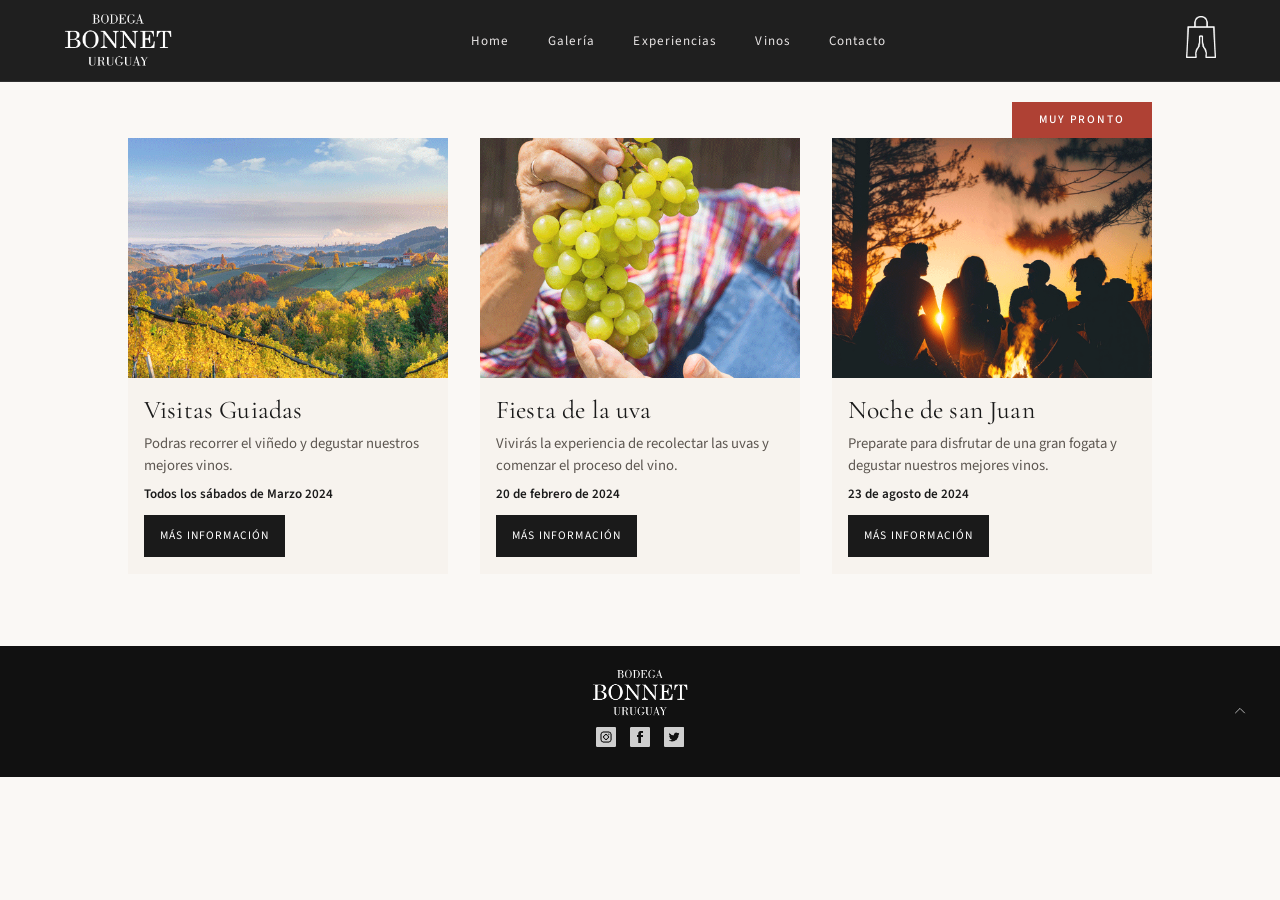
<file: actividades.html>
<!DOCTYPE html>
<html lang="es">

<head>
    <meta charset="UTF-8">
    <meta http-equiv="X-UA-Compatible" content="IE=edge">
    <meta name="viewport" content="width=device-width, initial-scale=1.0">
    <title>BONNET</title>
    <link rel="icon" href="img/LOGO.svg">
    <link rel="preconnect" href="https://fonts.googleapis.com">
    <link rel="preconnect" href="https://fonts.gstatic.com" crossorigin>
    <link href="https://fonts.googleapis.com/css2?family=Cormorant+Garamond:ital,wght@0,400;0,600;1,400&family=Source+Sans+3:wght@300;400;500;600&display=swap" rel="stylesheet">
    <link rel="stylesheet" href="estilos.css">
</head>

<body>

    <header>

        <div id="nuestros-vinos">

            <div>


                <nav>

                    <a href="index.html" class="logo-link" title="Ir al inicio"><img src="img/Logo-NAV.gif" alt="Bodega Bonnet" class="logo"></a>

                    <button type="button" class="nav-toggle" aria-label="Abrir menú" aria-expanded="false" aria-controls="ul">
                        <span></span>
                        <span></span>
                        <span></span>
                    </button>

                    <div id="ul">
                        <ul>
                            <li><a href="index.html">Home</a></li>
                            <li><a href="error.html">Galería</a></li>
                            <li><a href="actividades.html">Experiencias</a></li>
                            <li><a href="nuestrosvinos.html">Vinos</a></li>
                            <li><a href="formulario.html">Contacto</a></li>
                        </ul>
                    </div>

                    <a class="bolsa-a"><img src="img/BOLSA-DE-COMPRAS.gif" alt="Carrito" id="bolsa"> </a>
                </nav>

            </div>

        </div>

    </header>



    <section id="experiencia">
        <div id="cartel-proximamente">

            <p>MUY PRONTO</p>

        </div>



    </section>




    <footer>

        <div class="footer-sencillo">

            <img src="img/Logo-NAV.gif">

            <div class="redes">

                <a href="https://www.instagram.com" target="_blank"><img src="img/instagram.png" alt="redes"></a>
                <a href="https://www.facebook.com" target="_blank"> <img src="img/facebook.png" alt="redes"></a>
                <a href="https://twitter.com/?lang=en" target="_blank"><img src="img/Twiter.png" alt="redes"></a>

            </div>

        </div>


        <figure id="volver-home"><a href="#" aria-label="Volver arriba"><svg xmlns="http://www.w3.org/2000/svg" viewBox="0 0 24 24" fill="none" stroke="currentColor" stroke-width="1.25" stroke-linecap="round" stroke-linejoin="round" aria-hidden="true"><path d="M6 14.5 12 8.5l6 6"/></svg></a></figure>


    </footer>

    <script src="Script-js/script-nav.js"></script>
    <script src="Script-js/script-catalogo-actividades.js"></script>
    <script src="Script-js/script-experiencias.js"></script>

</body>

</html>
</file>
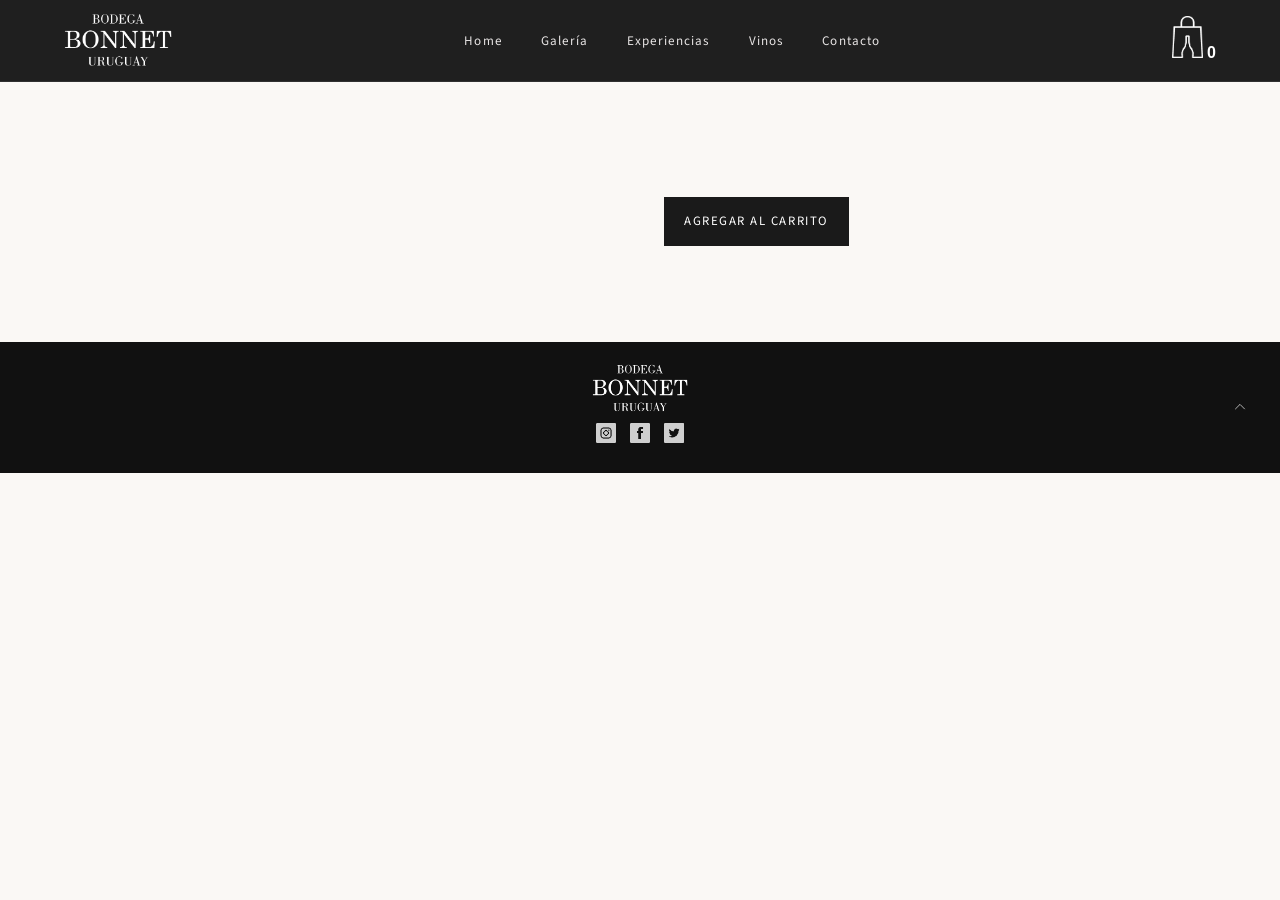
<file: detalle.html>
<!DOCTYPE html>
<html lang="es">

<head>
    <meta charset="UTF-8">
    <meta http-equiv="X-UA-Compatible" content="IE=edge">
    <meta name="viewport" content="width=device-width, initial-scale=1.0">
    <title>BONNET</title>
    <link rel="icon" href="img/LOGO.svg">
    <link rel="preconnect" href="https://fonts.googleapis.com">
    <link rel="preconnect" href="https://fonts.gstatic.com" crossorigin>
    <link href="https://fonts.googleapis.com/css2?family=Cormorant+Garamond:ital,wght@0,400;0,600;1,400&family=Source+Sans+3:wght@300;400;500;600&display=swap" rel="stylesheet">
    <link rel="stylesheet" href="estilos.css">
</head>

<body>

    <header>

        <div id="nuestros-vinos">

            <div>


                <nav>

                    <a href="index.html" class="logo-link" title="Ir al inicio"><img src="img/Logo-NAV.gif" alt="Bodega Bonnet" class="logo"></a>

                    <button type="button" class="nav-toggle" aria-label="Abrir menú" aria-expanded="false" aria-controls="ul">
                        <span></span>
                        <span></span>
                        <span></span>
                    </button>

                    <div id="ul">
                        <ul>
                            <li><a href="index.html">Home</a></li>
                            <li><a href="error.html">Galería</a></li>
                            <li><a href="actividades.html">Experiencias</a></li>
                            <li><a href="nuestrosvinos.html">Vinos</a></li>
                            <li><a href="formulario.html">Contacto</a></li>
                        </ul>
                    </div>

                    <a class="bolsa-a"><img src="img/BOLSA-DE-COMPRAS.gif" alt="Carrito" id="bolsa"> 0</a>
                </nav>

            </div>

        </div>

    </header>

    <section class="miga-de-pan">


    </section>



    <div id="carrito-contenido">
        <div id="salir"> <a href="#">X</a></div>

        <div class="carrito-contenedor2">
           
            <p id="cantidad"></p>
            <p id="producto-comprado"></p>
            <p id="precio-total"></p>
            <div id="suma-total">
                <p id="total-a-pagar"></p>
            </div>
            <a href="#">Finalizar compra</a>

        </div>

    </div>


    <section>


        <div id="detalle">

            <div id="galeria">

                <div id="imagen"></div>
                <div id="miniaturas"> </div>
            </div>

            <div class="descripcion">

                <h2 id="h2-galeria"></h2>
                <p id="cosecha"></p>
                <p id="detalles-vinos"></p>
                <p id="precio"></p>
                <a href="#" id="agregar-carrito">Agregar al carrito</a>

            </div>

        </div>

    </section>



    <footer>

        <div class="footer-sencillo">

            <img src="img/Logo-NAV.gif">



            <div class="redes">

                <a href="https://www.instagram.com" target="_blank"><img src="img/instagram.png" alt="redes"></a>
                <a href="https://www.facebook.com" target="_blank"> <img src="img/facebook.png" alt="redes"></a>
                <a href="https://twitter.com/?lang=en" target="_blank"><img src="img/Twiter.png" alt="redes"></a>

            </div>

        </div>

        <figure id="volver-home"><a href="#" aria-label="Volver arriba"><svg xmlns="http://www.w3.org/2000/svg" viewBox="0 0 24 24" fill="none" stroke="currentColor" stroke-width="1.25" stroke-linecap="round" stroke-linejoin="round" aria-hidden="true"><path d="M6 14.5 12 8.5l6 6"/></svg></a></figure>

    </footer>



    <script src="Script-js/script-nav.js"></script>
    <script src="Script-js/script-catalogo-productos.js"></script>
    <script src="Script-js/script-detalle.js"></script>

</body>

</html>
</file>
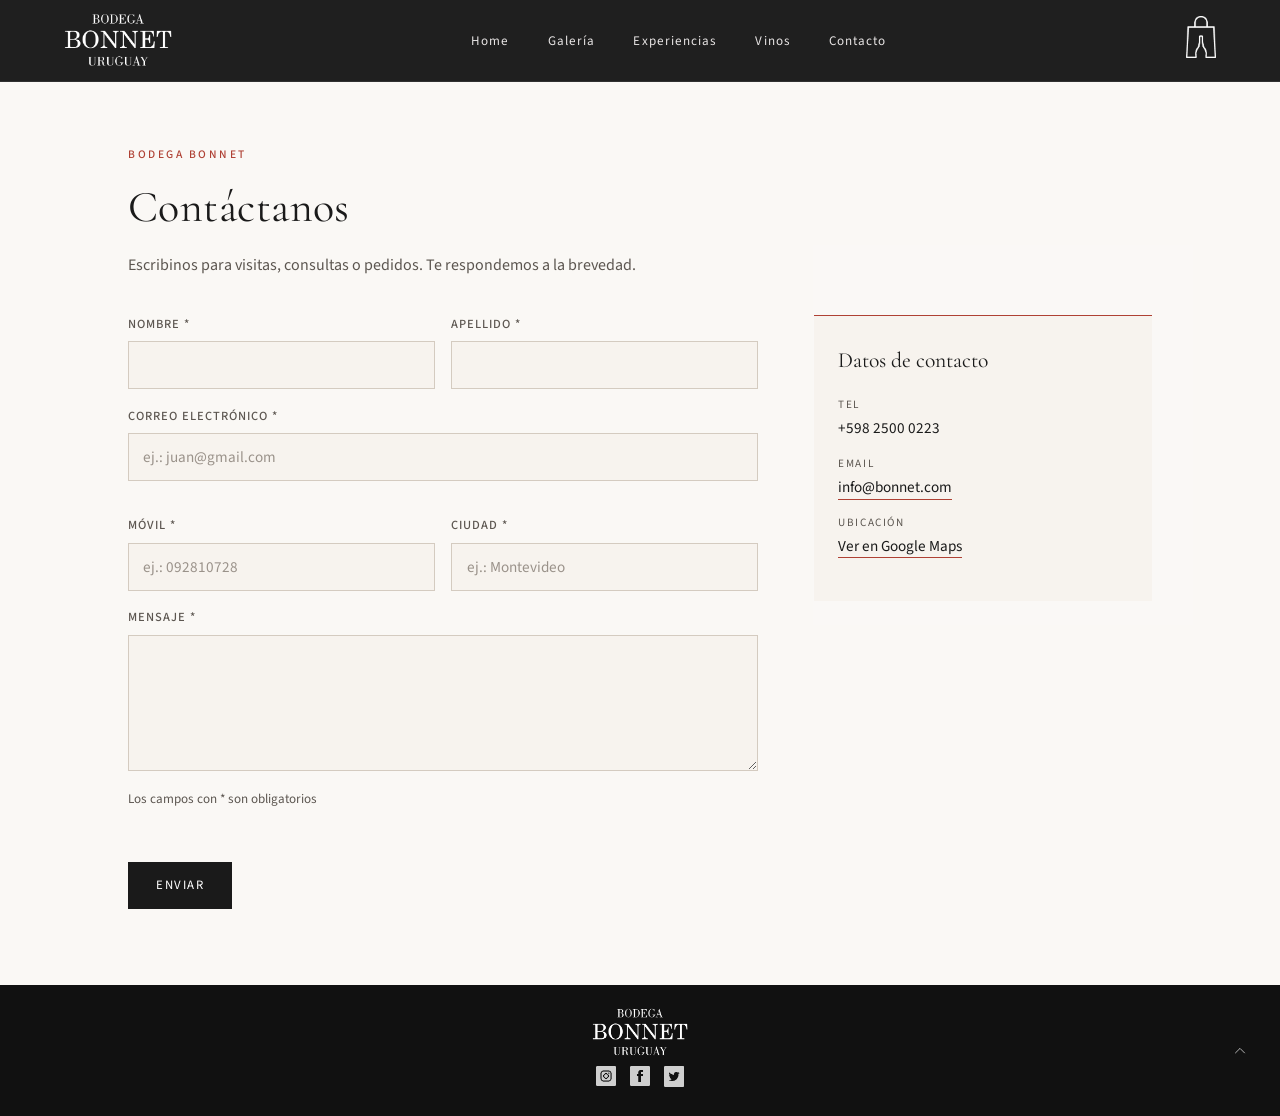
<file: formulario.html>
<!DOCTYPE html>
<html lang="es">

<head>
    <meta charset="UTF-8">
    <meta http-equiv="X-UA-Compatible" content="IE=edge">
    <meta name="viewport" content="width=device-width, initial-scale=1.0">
    <title>BONNET</title>
    <link rel="icon" href="img/LOGO.svg">
    <link rel="preconnect" href="https://fonts.googleapis.com">
    <link rel="preconnect" href="https://fonts.gstatic.com" crossorigin>
    <link href="https://fonts.googleapis.com/css2?family=Cormorant+Garamond:ital,wght@0,400;0,600;1,400&family=Source+Sans+3:wght@300;400;500;600&display=swap" rel="stylesheet">
    <link rel="stylesheet" href="estilos.css">
</head>

<body>

    <header>

        <div id="nuestros-vinos">

            <div>


                <nav>

                    <a href="index.html" class="logo-link" title="Ir al inicio"><img src="img/Logo-NAV.gif" alt="Bodega Bonnet" class="logo"></a>

                    <button type="button" class="nav-toggle" aria-label="Abrir menú" aria-expanded="false" aria-controls="ul">
                        <span></span>
                        <span></span>
                        <span></span>
                    </button>

                    <div id="ul">
                        <ul>
                            <li><a href="index.html">Home</a></li>
                            <li><a href="error.html">Galería</a></li>
                            <li><a href="actividades.html">Experiencias</a></li>
                            <li><a href="nuestrosvinos.html">Vinos</a></li>
                            <li><a href="#">Contacto</a></li>
                        </ul>
                    </div>

                    <a class="bolsa-a"><img src="img/BOLSA-DE-COMPRAS.gif" alt="Carrito" id="bolsa"> </a>
                </nav>

            </div>

        </div>

    </header>

    <div id="form">

        <div class="contacto-intro">
            <p class="section-eyebrow">Bodega Bonnet</p>
            <h3 id="textoh3">Contáctanos</h3>
            <p class="contacto-lead">Escribinos para visitas, consultas o pedidos. Te respondemos a la brevedad.</p>
        </div>

        <div class="contacto-layout">

            <form class="contacto-form">

                <div class="form-row">
                    <label for="nombre">Nombre *
                        <input type="text" id="nombre" name="nombre" required>
                    </label>

                    <label for="apellido">Apellido *
                        <input type="text" id="apellido" name="apellido" required>
                    </label>
                </div>

                <label for="email">Correo electrónico *
                    <input type="email" id="email" name="email" required placeholder="ej.: juan@gmail.com">
                </label>
                <p id="mensaje-de-error2"></p>

                <div class="form-row">
                    <label for="telefono">Móvil *
                        <input type="tel" id="telefono" name="telefono" required placeholder="ej.: 092810728">
                    </label>

                    <label for="ciudad">Ciudad *
                        <input type="text" id="ciudad" name="ciudad" required placeholder="ej.: Montevideo">
                    </label>
                </div>

                <label for="mensaje">Mensaje *
                    <textarea id="mensaje" name="mensaje" rows="5" required></textarea>
                </label>

                <p class="form-note">Los campos con * son obligatorios</p>

                <p id="mensaje-de-error"></p>
                <p id="mensaje-ok"></p>

                <button type="submit" id="btn-enviar-form">Enviar</button>

            </form>

            <aside class="contacto-datos">
                <h4>Datos de contacto</h4>
                <p><span>Tel</span> +598 2500 0223</p>
                <p><span>Email</span> <a href="mailto:info@bonnet.com">info@bonnet.com</a></p>
                <p><span>Ubicación</span> <a href="https://maps.app.goo.gl/ci7RDgoHsSid2ieD6" target="_blank" rel="noopener">Ver en Google Maps</a></p>
            </aside>

        </div>
    </div>

    <footer>

        <div class="footer-sencillo">

            <img src="img/Logo-NAV.gif" alt="Bodega Bonnet">


            <div class="redes">

                <a href="https://www.instagram.com" target="_blank"><img src="img/instagram.png" alt="Instagram"></a>
                <a href="https://www.facebook.com" target="_blank"> <img src="img/facebook.png" alt="Facebook"></a>
                <a href="https://twitter.com/?lang=en" target="_blank"><img src="img/Twiter.png" alt="Twitter"></a>

            </div>

        </div>


        <figure id="volver-home"><a href="#" aria-label="Volver arriba"><svg xmlns="http://www.w3.org/2000/svg" viewBox="0 0 24 24" fill="none" stroke="currentColor" stroke-width="1.25" stroke-linecap="round" stroke-linejoin="round" aria-hidden="true"><path d="M6 14.5 12 8.5l6 6"/></svg></a></figure>


    </footer>




    <script src="Script-js/script-nav.js"></script>
    <script src="Script-js/script-formulario.js"></script>

</body>

</html>
</file>
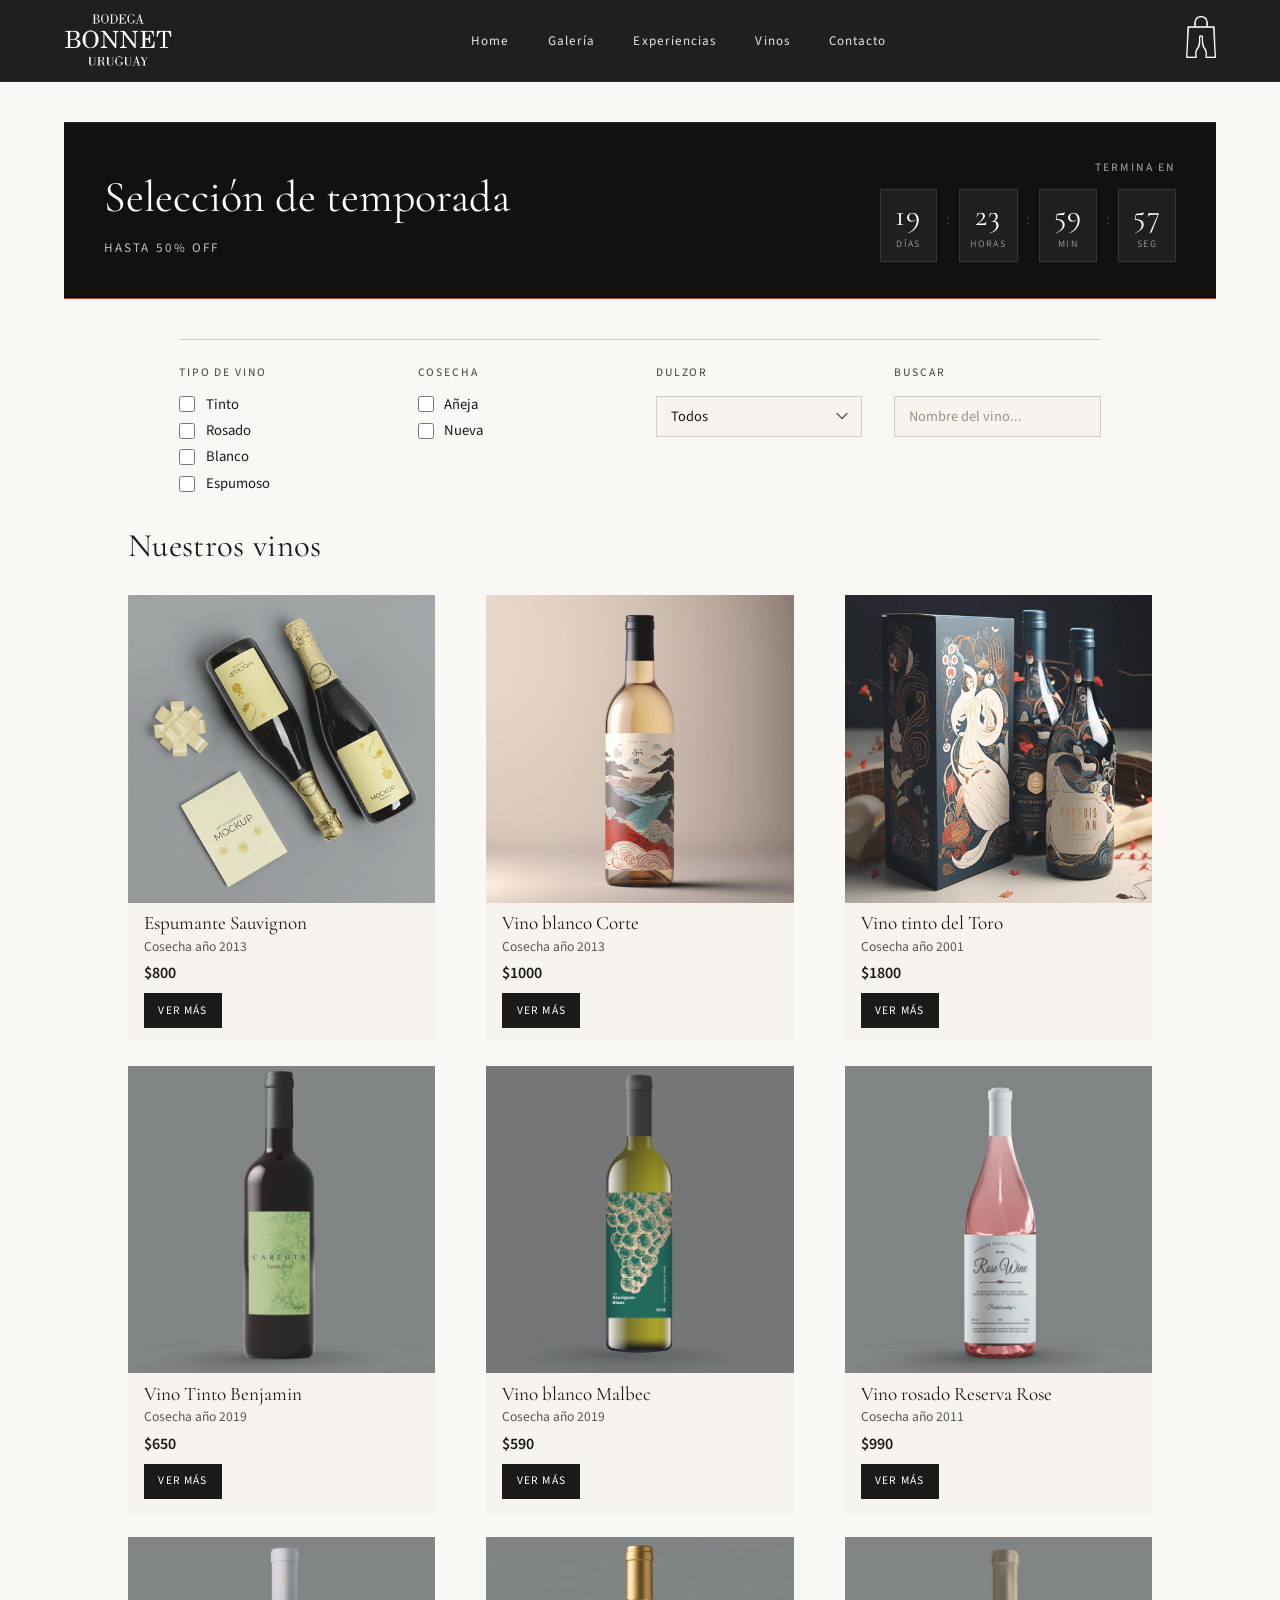
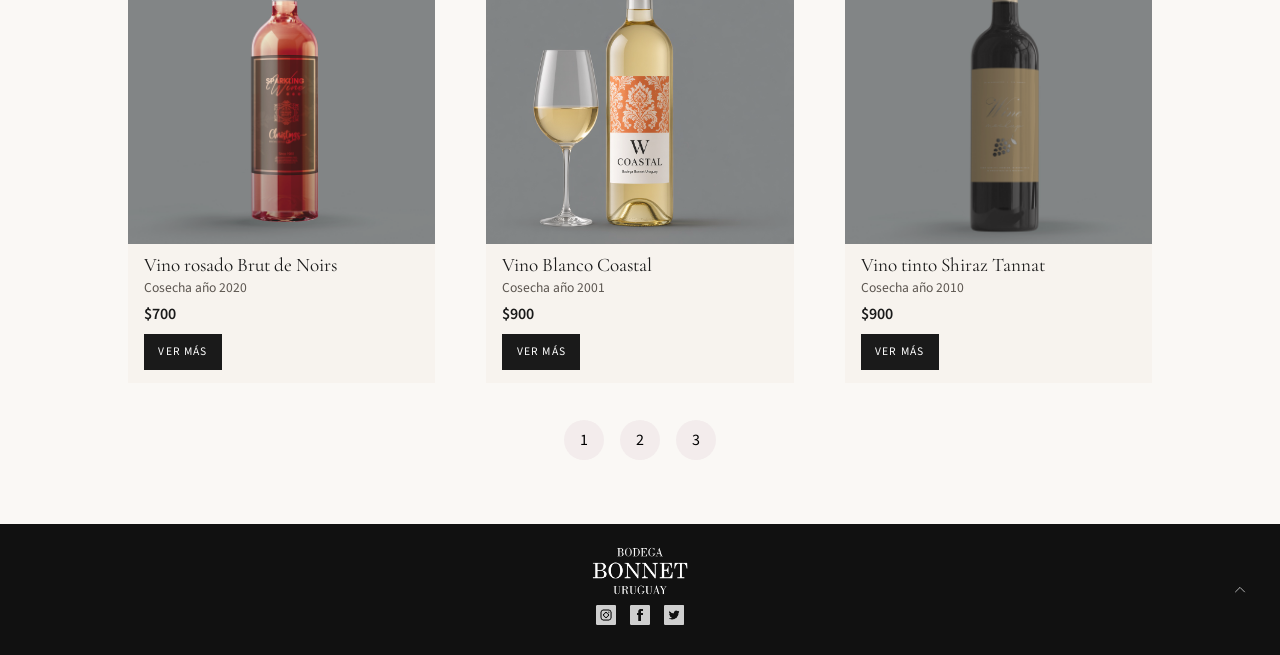
<file: nuestrosvinos.html>
<!DOCTYPE html>
<html lang="en">

<head>
    <meta charset="UTF-8">
    <meta http-equiv="X-UA-Compatible" content="IE=edge">
    <meta name="viewport" content="width=device-width, initial-scale=1.0">
    <title>BONNET</title>
    <link rel="icon" href="img/LOGO.svg">
    <link rel="preconnect" href="https://fonts.googleapis.com">
    <link rel="preconnect" href="https://fonts.gstatic.com" crossorigin>
    <link href="https://fonts.googleapis.com/css2?family=Cormorant+Garamond:ital,wght@0,400;0,600;1,400&family=Source+Sans+3:wght@300;400;500;600&display=swap" rel="stylesheet">
    <link rel="stylesheet" href="estilos.css">
</head>

<body>

    <header>

        <div id="nuestros-vinos">

            <div>


                <nav>

                    <a href="index.html" class="logo-link" title="Ir al inicio"><img src="img/Logo-NAV.gif" alt="Bodega Bonnet" class="logo"></a>

                    <button type="button" class="nav-toggle" aria-label="Abrir menú" aria-expanded="false" aria-controls="ul">
                        <span></span>
                        <span></span>
                        <span></span>
                    </button>

                    <div id="ul">
                        <ul>
                            <li><a href="index.html">Home</a></li>
                            <li><a href="error.html">Galería</a></li>
                            <li><a href="actividades.html">Experiencias</a></li>
                            <li><a href="nuestrosvinos.html">Vinos</a></li>
                            <li><a href="formulario.html">Contacto</a></li>
                        </ul>
                    </div>

                    <a class="bolsa-a"><img src="img/BOLSA-DE-COMPRAS.gif" alt="Carrito" id="bolsa"></a>
                </nav>

            </div>

        </div>

    </header>


   

    <section class="section-descuentos">

        <div class="descuentos">


            <div class="black">
                <h2>Selección de temporada</h2>
                <h3>Hasta 50% off</h3>

            </div>

            <div class="tiempo-restante">
                <p class="countdown-label">Termina en</p>
                <div class="countdown" id="countdown" aria-live="polite">
                    <div class="countdown-unit">
                        <span class="countdown-value" id="dias">20</span>
                        <span class="countdown-meta">Días</span>
                    </div>
                    <span class="countdown-sep" aria-hidden="true">:</span>
                    <div class="countdown-unit">
                        <span class="countdown-value" id="horas">00</span>
                        <span class="countdown-meta">Horas</span>
                    </div>
                    <span class="countdown-sep" aria-hidden="true">:</span>
                    <div class="countdown-unit">
                        <span class="countdown-value" id="minutos">00</span>
                        <span class="countdown-meta">Min</span>
                    </div>
                    <span class="countdown-sep" aria-hidden="true">:</span>
                    <div class="countdown-unit">
                        <span class="countdown-value" id="segundos">00</span>
                        <span class="countdown-meta">Seg</span>
                    </div>
                </div>
            </div>



        </div>
    </section>



    <section class="filtros">

        <div class="filtros2">



            <div class="tipodevino filtro-grupo">


                <h3 class="section-title">Tipo de vino</h3>

                <div id="selector1">
                    <label for="tinto">

                        <input type="checkbox" name="tipo de vino" value="tinto" id="tinto">
                        <span>Tinto</span>

                    </label>

                    <label for="rosado">

                        <input type="checkbox" name="tipo de vino" value="rosado" id="rosado">
                        <span>Rosado</span>

                    </label>

                    <label for="blanco">

                        <input type="checkbox" name="tipo de vino" value="blanco" id="blanco">
                        <span>Blanco</span>


                    </label>
                    <label for="espumoso">

                        <input type="checkbox" name="tipo de vino" value="espumante" id="espumoso">
                        <span>Espumoso</span>


                    </label>

                </div>

            </div>


            <div class="cosecha filtro-grupo">


                <h3 class="section-title">Cosecha</h3>

                <div id="selector2">
                    <label for="aneja">
                        <input type="checkbox" name="cosecha" value="añeja" id="aneja">
                        <span>Añeja</span>
                    </label>

                    <label for="nueva">
                        <input type="checkbox" name="cosecha" value="nueva" id="nueva">
                        <span>Nueva</span>
                    </label>
                </div>


            </div>

            <div class="ordenar filtro-grupo">

                <h3 class="section-title">Dulzor</h3>
                <select name="lista" required id="selector3">

                    <option value="todos">Todos</option>
                    <option value="semidulces">Vinos semidulces</option>
                    <option value="dulces">Vinos dulces</option>

                </select>


            </div>

            <div class="filtro-buscar filtro-grupo">

                <h3 class="section-title">Buscar</h3>
                <input type="text" name="buscar" placeholder="Nombre del vino..." id="buscar">

            </div>

        </div>



    </section>




    <div id="titulo">
        <h2>Nuestros vinos</h2>
    </div>

    <section class="contenedor" id="vinos">

    </section>

    <div id="npaginas">
        <a href="#">1</a>
        <a href="#">2</a>
        <a href="#">3</a>
    </div>



    <footer>

        <div class="footer-sencillo">

            <img src="img/Logo-NAV.gif">

            <div class="redes">

                <a href="https://www.instagram.com" target="_blank"><img src="img/instagram.png" alt="redes"></a>
                <a href="https://www.facebook.com" target="_blank"> <img src="img/facebook.png" alt="redes"></a>
                <a href="https://twitter.com/?lang=en" target="_blank"><img src="img/Twiter.png" alt="redes"></a>

            </div>

        </div>


        <figure id="volver-home"><a href="#" aria-label="Volver arriba"><svg xmlns="http://www.w3.org/2000/svg" viewBox="0 0 24 24" fill="none" stroke="currentColor" stroke-width="1.25" stroke-linecap="round" stroke-linejoin="round" aria-hidden="true"><path d="M6 14.5 12 8.5l6 6"/></svg></a></figure>


    </footer>

    <script src="Script-js/script-nav.js"></script>
    <script src="Script-js/script-catalogo-productos.js"></script>
    <script src="Script-js/script-catalogo.js"></script>

</body>

</html>
</file>
<file: estilos.css>
/*
* Prefixed by https://autoprefixer.github.io
* PostCSS: v8.4.14,
* Autoprefixer: v10.4.7
* Browsers: last 4 version
*/

:root{
    --color-ivory: #F7F3EE;
    --color-cream: #FAF8F5;
    --color-ink: #1A1A1A;
    --color-muted: #5C5650;
    --color-line: #D4CBC0;
    --color-terracotta: #AF4134;
    --color-terracotta-deep: #8E3228;
    --color-dark: #111111;
    --font-serif: 'Cormorant Garamond', Georgia, serif;
    --font-sans: 'Source Sans 3', 'romelio_sansregular', Arial, Helvetica, sans-serif;
    --font-script: 'tangerine', Georgia, serif;
    --space-section: clamp(3.5rem, 8vw, 6.5rem);
    --space-page: clamp(1.25rem, 5vw, 7%);
    --max-width: 1180px;
    --ease: cubic-bezier(0.22, 1, 0.36, 1);
}

*{
    margin: 0;
    padding: 0;
     box-sizing: border-box;
}

html{
    scroll-behavior: smooth;
}
.contenedor{
    width:80%;
    margin: 0 auto;

    
}


@font-face {
    font-family: 'romelio_sansregular';
    src: url(font/romelio-webfont.woff2) format('woff2'),
         url(font/romelio-webfont.woff) format('woff');
    font-weight: normal;
    font-style: normal;

}

@font-face {
    font-family: 'tangerine';
    src: url(font/tangerine-bold-webfont.woff) format('woff2'),
         url(font/tangerine-regular-webfont.woff2) format('woff');
    font-weight: normal;
    font-style: normal;

}

@font-face {
    font-family: 'Concert One';
    src: url('font/fonts/ConcertOne-Regular.eot');
    src: url('font/fonts/ConcertOne-Regular.eot?#iefix') format('embedded-opentype'),
         url('font/fonts/ConcertOne-Regular.woff2') format('woff2'),
         url('font/fonts/ConcertOne-Regular.woff') format('woff'),
         url('font/fonts/ConcertOne-Regular.ttf')  format('truetype'),
         url('font/fonts/ConcertOne-Regular.svg#Concert One') format('svg');
}

body{
    position: relative;
    background-color: var(--color-cream);
    color: var(--color-ink);
    font-family: var(--font-sans);
    font-weight: 400;
    line-height: 1.55;
    -webkit-font-smoothing: antialiased;
}


/* --------------------- HOME ---------------------------*/



/*-----------------------Menú---------------------------*/

#slider-vinos{
    min-height: 88vh;
    background-image: url(img/1.png);
    transition: background-image 1.2s var(--ease);
    background-size: cover;
    background-position: center;
    position: relative;
    display: flex;
    align-items: center;
    justify-content: center;
}

#slider-vinos::before{
    content: "";
    position: absolute;
    inset: 0;
    background: linear-gradient(
        180deg,
        rgba(17, 17, 17, 0.45) 0%,
        rgba(17, 17, 17, 0.25) 45%,
        rgba(17, 17, 17, 0.55) 100%
    );
    pointer-events: none;
}

header{
    position: relative;
    z-index: 10050;
}

#menu-fijo {
    width: 100%;
    position: fixed;
    top: 0;
    left: 0;
    z-index: 10050;
}

h1{
    color: white;
    font-size: clamp(3.5rem, 8vw, 6.5rem);
    font-family: var(--font-script);
    font-weight: normal;
    line-height: 1;
    letter-spacing: 0.02em;
}    

#texto{
    position: relative;
    z-index: 1;
    display: flex;
    flex-direction: column;
    text-align: center;
    justify-content: center;
    align-items: center;
    padding: 8rem var(--space-page) 4rem;
    gap: 0.75rem;
    animation: heroFade 1.4s var(--ease) both;
}

.hero-eyebrow{
    font-family: var(--font-sans);
    font-size: 0.75rem;
    font-weight: 500;
    letter-spacing: 0.28em;
    text-transform: uppercase;
    color: rgba(255, 255, 255, 0.88);
}

.hero-sub{
    font-family: var(--font-serif);
    font-size: clamp(1.05rem, 2vw, 1.35rem);
    font-style: italic;
    color: rgba(255, 255, 255, 0.9);
    letter-spacing: 0.04em;
}

@keyframes heroFade{
    from{
        opacity: 0;
        transform: translateY(18px);
    }
    to{
        opacity: 1;
        transform: translateY(0);
    }
}

header div nav,
#nuestros-vinos nav{
    background-color: rgba(17, 17, 17, 0.42);
    -webkit-backdrop-filter: blur(10px);
    backdrop-filter: blur(10px);
    display: flex;
    justify-content: space-between;
    align-items: center;
    min-height: 4.75rem;
    padding: 0.75rem var(--space-page);
    border-bottom: 1px solid rgba(255, 255, 255, 0.08);
}


#ul ul{
    list-style: none;
    display: flex;
    gap: clamp(1.25rem, 3vw, 2.75rem);
    align-items: center;
}


#ul ul li a{
    text-decoration: none;
    color: rgba(249, 245, 245, 0.92);
    font-family: var(--font-sans);
    font-size: 0.82rem;
    font-weight: 400;
    letter-spacing: 0.08em;
    position: relative;
    padding-bottom: 0.2rem;
    transition: color 0.35s var(--ease);
}

#ul ul li a::after{
    content: "";
    position: absolute;
    left: 0;
    bottom: 0;
    width: 100%;
    height: 1px;
    background: var(--color-terracotta);
    transform: scaleX(0);
    transform-origin: left;
    transition: transform 0.35s var(--ease);
}

#ul li a:hover{
    text-decoration: none;
    font-weight: 400;
    color: #ffffff;
}

#ul li a:hover::after{
    transform: scaleX(1);
}

.logo-link{
    display: inline-flex;
    align-items: center;
    line-height: 0;
    position: relative;
    z-index: 10110;
}

.logo{
    width: 108px;
    display: block;
}

.nav-toggle{
    display: none;
    width: 2.5rem;
    height: 2.5rem;
    padding: 0;
    border: none;
    background: transparent;
    cursor: pointer;
    position: relative;
    z-index: 10110;
    flex-direction: column;
    justify-content: center;
    align-items: center;
    gap: 5px;
}

.nav-toggle span{
    display: block;
    width: 1.35rem;
    height: 1.5px;
    background: #fff;
    transition: transform 0.3s var(--ease), opacity 0.3s var(--ease);
}

.bolsa-a{
    position: relative;
    z-index: 10110;
}




/*---------------- Mensaje al entrar ---------------------------*/
#mensaje1{
    display: none;
    justify-content: center;
    align-items: center;
    width: 100%;
    height: 100%;
    min-height: 100vh;
    padding: 1.5rem;
    background: rgba(17, 17, 17, 0.72);
    position: fixed;
    inset: 0;
    z-index: 10000;
}

#mensaje1[style*="block"]{
    display: flex !important;
}

.mensaje{
    width: min(100%, 420px);
    padding: 2.5rem 2rem 2rem;
    background: var(--color-ivory);
    text-align: center;
    box-shadow: 0 24px 60px rgba(0, 0, 0, 0.28);
}

.mensaje h2{
     font-family: var(--font-serif);
     font-size: clamp(1.6rem, 3vw, 2rem);
     font-weight: 400;
     text-align: center;
     margin-bottom: 0.65rem;
     color: var(--color-ink);
}

.mensaje-copy{
    font-family: var(--font-sans);
    font-size: 0.95rem;
    color: var(--color-muted);
    margin-bottom: 0.5rem;
}

.mensaje div {
    display: flex;
    justify-content: center;
    align-items:center ;
    gap: 1rem;
    padding: 1.5rem 0 0;
}



.mensaje div a{
    text-align: center;
    display:flex;
    justify-content: center;
    align-items: center;
    text-decoration: none;
    min-width: 6.5rem;
    height: 2.75rem;
    font-family: var(--font-sans);
    font-size: 0.9rem;
    font-weight: 500;
    letter-spacing: 0.06em;
    padding: 0 1.25rem;
    cursor: pointer;
    transition: background-color 0.3s var(--ease), color 0.3s var(--ease), border-color 0.3s var(--ease);
}

#btn-si{
    background-color: var(--color-ink);
    color: #fff;
    border: 1px solid var(--color-ink);
}

#btn-no{
    background-color: transparent;
    color: var(--color-ink);
    border: 1px solid var(--color-line);
}

.mensaje div a:hover {
    background-color: var(--color-terracotta);
    border-color: var(--color-terracotta);
    color: #fff;
}

 
/*----------------Sección destacados editorial -------------------*/

 

 .contenedor-section1{
    padding: clamp(2rem, 4vw, 3.25rem) var(--space-page) clamp(1rem, 2vw, 1.5rem);
    background: var(--color-cream);
 }


.destacados-editorial{
    max-width: 980px;
    margin: 0 auto;
    display: grid;
    grid-template-columns: 1.15fr 1fr 1fr;
    grid-template-rows: auto auto;
    gap: 1rem;
    align-items: stretch;
}

.destacado{
    position: relative;
    overflow: hidden;
    min-height: 0;
    background: var(--color-dark);
}

.destacado a{
    display: block;
    height: 100%;
    color: inherit;
    text-decoration: none;
}

.destacado img{
    width: 100%;
    height: 100%;
    object-fit: cover;
    display: block;
    opacity: 0.92;
    transition: transform 0.9s var(--ease), opacity 0.5s var(--ease);
}

.destacado:hover img{
    transform: scale(1.04);
    opacity: 1;
}

.destacado-caption{
    position: absolute;
    left: 0;
    right: 0;
    bottom: 0;
    padding: 1.5rem 1.35rem 1.35rem;
    background: linear-gradient(180deg, transparent 0%, rgba(17, 17, 17, 0.72) 100%);
    color: #fff;
    z-index: 1;
}

.destacado-label{
    display: inline-block;
    font-family: var(--font-sans);
    font-size: 0.68rem;
    font-weight: 500;
    letter-spacing: 0.22em;
    text-transform: uppercase;
    color: rgba(255, 255, 255, 0.78);
    margin-bottom: 0.35rem;
}

.destacado-caption h3{
    font-family: var(--font-serif);
    font-size: clamp(1.35rem, 2.2vw, 1.85rem);
    font-weight: 400;
    letter-spacing: 0.02em;
    margin-bottom: 0.55rem;
}

.destacado-link{
    display: inline-flex;
    align-items: center;
    gap: 0.4rem;
    font-family: var(--font-sans);
    font-size: 0.78rem;
    letter-spacing: 0.12em;
    text-transform: uppercase;
    color: #fff;
    position: relative;
    padding-bottom: 0.15rem;
}

.destacado-link::after{
    content: "";
    width: 1.5rem;
    height: 1px;
    background: var(--color-terracotta);
    transition: width 0.35s var(--ease);
}

.destacado:hover .destacado-link::after{
    width: 2.5rem;
}

.destacado--hero{
    grid-column: 1;
    grid-row: 1 / span 2;
    background: #AF4134;
    min-height: 100%;
}

.destacado--blancos{
    grid-column: 2;
    grid-row: 1;
    aspect-ratio: 1 / 1;
}

.destacado--tintos{
    grid-column: 3;
    grid-row: 1;
    aspect-ratio: 1 / 1;
}

.destacado--visitas{
    grid-column: 2 / span 2;
    grid-row: 2;
    aspect-ratio: 2.05 / 1;
    background: #AF4134;
}

/* Imágenes con tipografía propia: mostrar enteras, sin recorte */
.destacado--hero img,
.destacado--visitas img{
    width: 100%;
    height: 100%;
    object-fit: contain;
    object-position: center;
    opacity: 1;
}

/* El texto ya está en la imagen: no taparlo con caption */
.destacado--hero .destacado-caption,
.destacado--visitas .destacado-caption{
    background: transparent;
    padding: 0.85rem 1rem;
    opacity: 0;
    transition: opacity 0.35s var(--ease);
}

.destacado--hero:hover .destacado-caption,
.destacado--visitas:hover .destacado-caption{
    opacity: 1;
}

.destacado--hero .destacado-label,
.destacado--hero .destacado-caption h3,
.destacado--visitas .destacado-label,
.destacado--visitas .destacado-caption h3{
    display: none;
}

.destacado--hero .destacado-link,
.destacado--visitas .destacado-link{
    background: rgba(17, 17, 17, 0.72);
    padding: 0.45rem 0.75rem;
}

/* Legacy grids kept for compatibility */
.grilla4x3,
.grilla1x4{
    display: none;
}

/* ---------------------------- Recomendados -----------------------------------*/

.section-recomendados{
    padding: 0 var(--space-page) var(--space-section);
    background: var(--color-ivory);
}

.grilla2x4{
    max-width: var(--max-width);
    margin: 0 auto 2.5rem;
    display: grid;
    grid-template-columns: repeat(4, 1fr);
    gap: clamp(1.25rem, 3vw, 2rem);
    align-items: start;
}

.grilla2x4 article,
.recomendado-card{
    transition: transform 0.5s var(--ease);
    background: transparent;
}

.grilla2x4 article:hover,
.recomendado-card:hover{
    transform: translateY(-6px);
}

.recomendado-media{
    display: block;
    overflow: hidden;
    background: #EFE8DF;
    aspect-ratio: 3 / 4;
    margin-bottom: 1rem;
}

 .links-destacados a{
    display: inline-block;
    font-family: var(--font-sans);
    text-decoration: none;
    color: var(--color-ink);
    padding: 0;
    text-align: left;
    font-size: 0.78rem;
    letter-spacing: 0.12em;
    text-transform: uppercase;
    border-bottom: 1px solid var(--color-terracotta);
    padding-bottom: 0.15rem;
    transition: color 0.3s var(--ease);
}

.links-destacados a:hover{
    color: var(--color-terracotta);
}

.grilla2x4 p,
.recomendado-info p {
    color: var(--color-muted);
    text-align: left;
    font-family: var(--font-sans);
    font-size: 0.88rem;
    line-height: 1.55;
    margin-top: 0.45rem;
    margin-bottom: 0.75rem;
    display: -webkit-box;
    -webkit-line-clamp: 3;
    -webkit-box-orient: vertical;
    overflow: hidden;
}

.recomendado-info h3{
    font-family: var(--font-serif);
    font-size: 1.35rem;
    font-weight: 400;
    color: var(--color-ink);
    letter-spacing: 0.01em;
}


.recomendaciones h2{
    font-size: clamp(1.5rem, 3vw, 2.25rem);
    font-weight: 400;
    letter-spacing: 0.01em;
    font-family: var(--font-serif);
    color: var(--color-ink);
    padding-bottom: 0;
}
.recomendaciones {
    max-width: var(--max-width);
    margin: 0 auto;
    padding: clamp(1.75rem, 3vw, 2.5rem) 0 2rem;
}

.section-eyebrow{
    font-family: var(--font-sans);
    font-size: 0.72rem;
    font-weight: 500;
    letter-spacing: 0.22em;
    text-transform: uppercase;
    color: var(--color-terracotta);
    margin-bottom: 0.65rem;
}

article .precio-destacados,
.precio-destacados{
    font-family: var(--font-sans);
    font-size: 1rem;
    font-weight: 600;
    color: var(--color-ink);
    letter-spacing: 0.02em;
    margin-bottom: 0.85rem !important;
}
.grilla2x4 > *:nth-child(1),
.grilla2x4 > *:nth-child(2),
.grilla2x4 > *:nth-child(3),
.grilla2x4 > *:nth-child(4){
    grid-column: auto;
    grid-row: auto;
}



.grilla2x4  article img,
.recomendado-media img{
    width: 100%;
    height: 100%;
    max-width: 100%;
    object-fit: cover;
    transition: transform 0.8s var(--ease);
}

.recomendado-card:hover .recomendado-media img{
    transform: scale(1.04);
}

section #boton-mas-vinos{
    display: flex;
    justify-content: space-between;

}
#boton-vinos img{
   width: 28px;
   transition: transform 0.45s var(--ease);
   margin-left: 0.65rem;
   
}

.cta-catalogo{
    max-width: var(--max-width);
    margin: 0 auto;
    display: flex;
    justify-content: flex-start;
}


#boton-vinos{
 text-decoration: none;
 font-family: var(--font-sans);
 color: var(--color-ink);
 padding: 0.9rem 0;
 background-color: transparent;
 text-align: center;
 display: inline-flex;
 justify-content: center;
 align-items: center;
 margin-bottom: 0;
 font-size: 0.86rem;
 font-weight: 500;
 letter-spacing: 0.14em;
 text-transform: uppercase;
 margin-left: 0;
 margin-right: 0;
 border-bottom: 1px solid var(--color-terracotta);
 transition: color 0.3s var(--ease);
}
#boton-vinos:hover{
    color: var(--color-terracotta);
}
#boton-vinos img:hover{
    transform: translateX(4px);
}
   



   /*------------------------FOOTER------------------------------*/

   
   footer{

    display: flex;
    justify-content: center;
    align-items: center;
   position: relative;
   background-color: var(--color-dark);
   background-size: cover;
   padding: 1.35rem var(--space-page);
   
}
  
.footer-sencillo{

    display: flex; 
   flex-direction: column;
   align-items: center;
   
}
  
  footer .footer-sencillo > img,
  footer .footer-sencillo > a > img {
    
   width: 96px;
   margin-bottom: 0.55rem;
    
  }
    
    .redes {
        display: flex; 
        align-items: center;
        justify-content: center;
        gap: 0.85rem;
        padding: 0;
      
      }


  
   .redes a img{
    transition: transform 0.45s var(--ease), opacity 0.3s var(--ease);
    width: 20px;
    opacity: 0.8;
    
   }
   .redes a img:hover {
    transform: translateY(-2px);
    opacity: 1;
    
   }

@media (max-width: 960px){
    .destacados-editorial{
        grid-template-columns: 1fr 1fr;
        grid-template-rows: auto;
    }
    .destacado--hero{
        grid-column: 1 / span 2;
        grid-row: auto;
        aspect-ratio: 1 / 1;
        min-height: 0;
    }
    .destacado--blancos,
    .destacado--tintos,
    .destacado--visitas{
        grid-column: auto;
        grid-row: auto;
    }
    .destacado--visitas{
        grid-column: 1 / span 2;
        aspect-ratio: 2 / 1;
    }
    .grilla2x4{
        grid-template-columns: 1fr 1fr;
    }
    #ul ul{
        gap: 1rem;
    }
}

@media (max-width: 700px){
    header div nav,
    #nuestros-vinos nav{
        flex-wrap: nowrap;
        gap: 0.75rem;
        min-height: 4.25rem;
        padding: 0.75rem 1rem;
        position: relative;
    }

    .nav-toggle{
        display: flex;
        margin-left: auto;
        order: 3;
    }

    .bolsa-a{
        order: 2;
        margin-left: auto;
    }

    .nav-toggle{
        margin-left: 0.35rem;
    }

    #ul{
        position: fixed;
        top: 0;
        right: 0;
        left: auto;
        bottom: auto;
        width: min(100%, 20rem);
        height: 50vh;
        background: rgba(17, 17, 17, 0.97);
        display: flex;
        align-items: center;
        justify-content: center;
        opacity: 0;
        visibility: hidden;
        pointer-events: none;
        transition: opacity 0.35s var(--ease), visibility 0.35s var(--ease), transform 0.35s var(--ease);
        transform: translateY(-0.75rem);
        z-index: 10100;
        order: unset;
        box-shadow: -8px 12px 40px rgba(0, 0, 0, 0.35);
    }

    nav.nav-abierta #ul{
        opacity: 1;
        visibility: visible;
        pointer-events: auto;
        transform: translateY(0);
    }

    body.menu-bloqueado header,
    body.menu-bloqueado #menu-fijo,
    body.menu-bloqueado nav{
        z-index: 10100;
        position: relative;
    }

    body.menu-bloqueado #menu-fijo{
        position: fixed;
    }

    #experiencia,
    #form,
    .error,
    main,
    .contenedor-section1,
    .section-recomendados,
    .section-descuentos,
    .filtros,
    #detalle,
    .miga-de-pan{
        position: relative;
        z-index: 1;
    }

    #cartel-proximamente{
        z-index: 2;
    }

    #ul ul{
        flex-direction: column;
        flex-wrap: nowrap;
        justify-content: center;
        gap: 1.5rem;
        text-align: center;
    }

    #ul ul li a{
        font-size: 1.15rem;
        letter-spacing: 0.14em;
    }

    nav.nav-abierta .nav-toggle span:nth-child(1){
        transform: translateY(6.5px) rotate(45deg);
    }
    nav.nav-abierta .nav-toggle span:nth-child(2){
        opacity: 0;
    }
    nav.nav-abierta .nav-toggle span:nth-child(3){
        transform: translateY(-6.5px) rotate(-45deg);
    }

    body.menu-bloqueado{
        overflow: hidden;
    }

    .destacados-editorial{
        grid-template-columns: 1fr;
        gap: 1rem;
    }
    .destacado--hero,
    .destacado--visitas,
    .destacado--blancos,
    .destacado--tintos{
        grid-column: 1;
        aspect-ratio: 1 / 1;
        min-height: 0;
    }
    .grilla2x4{
        grid-template-columns: 1fr;
        max-width: 420px;
    }
    .cta-catalogo{
        justify-content: flex-start;
    }
    #mensaje1 .mensaje{
        padding: 2rem 1.35rem;
    }
}

 
/* Legacy placeholders — grids replaced by .destacados-editorial */
.grilla4x3  img{ width: 100%; height: 100%; object-fit: cover; }
.grilla1x4 a{ display: none; }

 
 
   /* -----------------------Formulario------------------------*/
   
   #form{
    position: relative;
    display: block;
    width: 80%;
    max-width: var(--max-width);
    margin: 0 auto;
    padding: clamp(2.5rem, 5vw, 4rem) 0 clamp(3.5rem, 6vw, 5rem);
    background: transparent;
    background-image: none;
   }

   #form::before{
    content: "";
    position: absolute;
    right: -4%;
    top: 18%;
    width: min(42vw, 380px);
    height: min(42vw, 380px);
    background-image: url(img/backgroungFormulario1.jpg);
    background-size: cover;
    background-position: center;
    opacity: 0.12;
    pointer-events: none;
    z-index: 0;
   }

   .contacto-intro{
    position: relative;
    z-index: 1;
    max-width: 36rem;
    margin-bottom: 2.25rem;
   }

   .contacto-intro .section-eyebrow{
    margin-bottom: 0.55rem;
   }

   #textoh3{
     width: auto;
     border-bottom: none;
     margin: 0 0 0.75rem;
     font-family: var(--font-serif);
     font-size: clamp(1.85rem, 3.5vw, 2.75rem);
     letter-spacing: 0.01em;
     font-weight: 400;
     text-align: left;
     color: var(--color-ink);
   }

   .contacto-lead{
    font-family: var(--font-sans);
    font-size: 1rem;
    color: var(--color-muted);
    line-height: 1.6;
    margin: 0;
   }

   .contacto-layout{
    position: relative;
    z-index: 1;
    display: grid;
    grid-template-columns: minmax(0, 1.4fr) minmax(220px, 0.75fr);
    gap: clamp(2rem, 5vw, 3.5rem);
    align-items: start;
   }

   #form form,
   .contacto-form{
    width: 100%;
    padding: 0;
    display: flex;
    flex-direction: column;
    gap: 1.1rem;
   }

   .form-row{
    display: grid;
    grid-template-columns: 1fr 1fr;
    gap: 1rem;
   }

   #form label {
    display: flex;
    flex-direction: column;
    gap: 0.45rem;
    margin-bottom: 0;
    font-family: var(--font-sans);
    font-size: 0.78rem;
    font-weight: 500;
    letter-spacing: 0.08em;
    text-transform: uppercase;
    color: var(--color-muted);
  }

  #form input,
  #form textarea {
    width: 100%;
    height: auto;
    min-height: 2.75rem;
    padding: 0.75rem 0.9rem;
    box-sizing: border-box;
    background-color: var(--color-ivory);
    border: 1px solid var(--color-line);
    color: var(--color-ink);
    font-family: var(--font-sans);
    font-size: 0.95rem;
    letter-spacing: 0;
    text-transform: none;
    font-weight: 400;
    outline: none;
    transition: border-color 0.25s var(--ease), box-shadow 0.25s var(--ease);
  }

  #form textarea{
    min-height: 8rem;
    resize: vertical;
  }

  #form input::placeholder,
  #form textarea::placeholder{
    color: #9A928A;
  }

  #form input:focus,
  #form textarea:focus{
    border-color: var(--color-terracotta);
    box-shadow: 0 0 0 3px rgba(175, 65, 52, 0.12);
  }

  .form-note,
  #form form p.form-note{
    font-family: var(--font-sans);
    font-size: 0.82rem;
    color: var(--color-muted);
    margin: 0;
  }

   #mensaje-de-error,
   #mensaje-de-error2{
    color: var(--color-terracotta-deep);
    font-size: 0.85rem;
    font-family: var(--font-sans);
    margin: 0;
    min-height: 0;
   }

   #mensaje-ok{
    font-size: 0.9rem;
    padding: 0;
    font-family: var(--font-sans);
    color: #2f6b4f;
    margin: 0;
   }

  #form button,
  #btn-enviar-form {
    align-self: flex-start;
    background-color: var(--color-ink);
    color: #fff;
    padding: 0.9rem 1.75rem;
    border: none;
    cursor: pointer;
    font-family: var(--font-sans);
    letter-spacing: 0.12em;
    text-transform: uppercase;
    font-size: 0.8rem;
    transition: background-color 0.3s var(--ease);
  }
  #form button:hover,
  #btn-enviar-form:hover{
    background-color: var(--color-terracotta);
  }

  .contacto-datos{
    padding: 1.75rem 1.5rem;
    background: var(--color-ivory);
    border-top: 1px solid var(--color-terracotta);
  }

  .contacto-datos h4{
    font-family: var(--font-serif);
    font-size: 1.35rem;
    font-weight: 400;
    color: var(--color-ink);
    margin: 0 0 1.25rem;
  }

  .contacto-datos p{
    font-family: var(--font-sans);
    font-size: 0.95rem;
    color: var(--color-ink);
    margin: 0 0 1rem;
    line-height: 1.5;
  }

  .contacto-datos p span{
    display: block;
    font-size: 0.7rem;
    letter-spacing: 0.14em;
    text-transform: uppercase;
    color: var(--color-muted);
    margin-bottom: 0.2rem;
  }

   #form .contacto-datos a{
    text-decoration: none;
    color: var(--color-ink);
    font-family: var(--font-sans);
    border-bottom: 1px solid var(--color-terracotta);
    padding-bottom: 0.05rem;
   }
   #form .contacto-datos a:hover{
    color: var(--color-terracotta);
   }

@media (max-width: 860px){
    .contacto-layout{
        grid-template-columns: 1fr;
    }
    .form-row{
        grid-template-columns: 1fr;
    }
    #form{
        width: calc(100% - 2.5rem);
    }
    #form::before{
        opacity: 0.08;
        right: -8%;
        top: auto;
        bottom: 8%;
    }
}

 
/*-------------------------- Flecha volver a HOME ------------------------------*/
   
   #volver-home{
    position: absolute;
    right: 1.5rem;
    top: 50%;
    bottom: auto;
    transform: translateY(-50%);
    margin: 0;
   }
   #volver-home a{
    display: flex;
    align-items: center;
    justify-content: center;
    width: 2rem;
    height: 2rem;
    color: rgba(255, 255, 255, 0.72);
    transition: color 0.3s var(--ease), transform 0.3s var(--ease);
   }
   #volver-home a:hover{
    color: #fff;
    transform: translateY(-3px);
   }
   #volver-home svg{
    width: 18px;
    height: 18px;
    display: block;
   }
/*PAGINA ACTIVIDADES*/


  /* ------------------------Actividades -----------------------*/

  #experiencia{
    display: grid;
    grid-template-columns: repeat(3, 1fr);
    gap: clamp(1.25rem, 3vw, 2rem);
    align-items: start;
    width: 80%;
    max-width: var(--max-width);
    margin: 0 auto;
    padding: clamp(2rem, 5vw, 3.5rem) 0 clamp(3rem, 6vw, 4.5rem);
    position: relative;
    box-sizing: border-box;
  }

  #cartel-proximamente{
    background-color: var(--color-terracotta);
    width: auto;
    min-width: 140px;
    height: auto;
    padding: 0.55rem 1rem;
    display: flex;
    align-items: center;
    justify-content: center;
    position: absolute;
    top: 1.25rem;
    right: 0;
    z-index: 2;
  }

  #cartel-proximamente p{
    text-align: center;
    color: #fff;
    font-size: 0.72rem;
    font-weight: 500;
    letter-spacing: 0.16em;
    font-family: var(--font-sans);
    margin: 0;
  }

  #experiencia article img{
    width: 100%;
    height: auto;
    aspect-ratio: 4 / 3;
    object-fit: cover;
    display: block;
    transition: opacity 0.3s var(--ease);
    opacity: 0.92;
  }

  #experiencia article img:hover{
   opacity: 1;
  }

  #experiencia article{
    border: none;
    width: 100%;
    background: var(--color-ivory);
    display: flex;
    flex-direction: column;
    min-width: 0;
  }

 .contenido-evento{
    margin-top: 0;
    margin-bottom: 0;
    padding: 1rem 1rem 0.65rem;
    transition: opacity 0.8s var(--ease), transform 0.8s var(--ease);
    opacity: 0;
    transform: translateY(10px);
  }
 
  .contenido-evento h2{
    font-family: var(--font-serif);
    font-size: clamp(1.35rem, 2vw, 1.65rem);
    font-weight: 400;
    letter-spacing: 0.01rem;
    margin: 0 0 0.45rem;
    color: var(--color-ink);
    line-height: 1.25;
  }

  .contenido-evento p{
    font-family: var(--font-sans);
    font-size: 0.92rem;
    color: var(--color-muted);
    margin: 0 0 0.45rem;
    line-height: 1.5;
  }

  .link-eventos{
    display: flex;
    align-items: center;
    transition: opacity 0.8s var(--ease), transform 0.8s var(--ease);
    margin: 0;
    padding: 0 1rem 1.1rem;
    opacity: 0;
    transform: translateY(10px);
  }
  
  .link-eventos a{
    text-decoration: none;
    color: #fff;
    font-family: var(--font-sans);
    font-size: 0.72rem;
    letter-spacing: 0.1em;
    text-transform: uppercase;
    background-color: var(--color-ink);
    padding: 0.75rem 1rem;
    transition: background-color 0.3s var(--ease);
  }

  .link-eventos a:hover{
    color: #ffffff;
    background-color: var(--color-terracotta);
  }
  
  .fecha-evento{
    font-size: 0.82rem !important;
    font-weight: 600 !important;
    font-family: var(--font-sans);
    color: var(--color-ink) !important;
    margin-top: 0.35rem !important;
    margin-bottom: 0 !important;
  }

@media (max-width: 960px){
    #experiencia{
        width: calc(100% - 3rem);
        grid-template-columns: 1fr 1fr;
        gap: 1.35rem;
        padding-top: 3.5rem;
    }

    #experiencia article:last-child{
        grid-column: 1 / -1;
        max-width: 420px;
        justify-self: center;
        width: 100%;
    }

    #cartel-proximamente{
        right: 0;
        top: 1rem;
    }
}

@media (max-width: 700px){
    #experiencia{
        width: 100%;
        grid-template-columns: 1fr;
        gap: 1.5rem;
        padding: 3.75rem 0 2.5rem;
        margin: 0;
    }

    #experiencia article,
    #experiencia article:last-child{
        max-width: none;
        width: 100%;
        justify-self: stretch;
        grid-column: auto;
    }

    #experiencia article img{
        aspect-ratio: 16 / 10;
        width: 100%;
    }

    .contenido-evento{
        padding: 0.9rem 1rem 0.5rem;
    }

    .contenido-evento h2{
        font-size: 1.4rem;
    }

    .contenido-evento p{
        font-size: 0.9rem;
    }

    .link-eventos{
        padding: 0 1rem 1rem;
    }

    .link-eventos a{
        width: 100%;
        text-align: center;
        box-sizing: border-box;
    }

    #cartel-proximamente{
        top: 0.85rem;
        right: 1rem;
        left: auto;
        min-width: 0;
        padding: 0.45rem 0.85rem;
    }

    #cartel-proximamente p{
        font-size: 0.65rem;
        letter-spacing: 0.12em;
    }
}

   /*PAGINA ¨NUESTROS VINOS¨ */

   /* -----------Seccioón Galería de vinos------------------*/
    #nuestros-vinos nav{
        background-color: rgba(17, 17, 17, 0.94);
    }

  

   .precio{
    margin-top: 0.4rem;
    display: flex;
    flex-direction: column;
    align-items: flex-start;
    gap: 0.65rem;
   }
   .precio a{

    text-decoration: none;
    color: rgb(255, 255, 255);
    background-color: var(--color-ink);
    border-radius: 0;
    font-family: var(--font-sans);
    font-size: 0.72rem;
    letter-spacing: 0.1em;
    text-transform: uppercase;
    padding: 0.55rem 0.9rem;
    width: auto;
    text-align: center;
    margin-bottom: 0;
    display: inline-block;
   
   }

   .precio:hover a{

    background-color: var(--color-terracotta);
   
    transform: none;

   }



   #titulo{
    width: 80%;
    margin-left: auto;
    margin-right: auto;
   }

    #titulo h2{
         
        font-size: clamp(1.4rem, 2.6vw, 2.05rem);
        letter-spacing: 0.01em;
        font-family: var(--font-serif);
        font-weight: 400;
        margin-bottom: 1.5rem;
        text-align: left;
        padding-left: 0;
        margin-top: 1.5rem;
        border-bottom: none;
        max-width: none;
        margin-left: 0;
        margin-right: 0;
       
    }


   #vinos article h3{
    text-align: left;
    font-size: 1.2rem;
    font-family: var(--font-serif);
    font-weight: 400;
    margin-top: 0.55rem;
    margin-bottom: 0;
    padding: 0 1rem;
    color: var(--color-ink);
    line-height: 1.25;
    
    
   }
   #vinos article div p{
     font-weight: 600;
     margin: 0;
     padding: 0;
     font-size: 1rem;
     color: var(--color-ink);
   }
   

   #vinos article > p{
    margin-top: 0.15rem;
    margin-bottom: 0;
    text-align: left;
    font-family: var(--font-sans);
    font-size: 0.85rem;
    color: var(--color-muted);
    padding: 0 1rem;
    line-height: 1.3;
   }

 
   
   
   /*FILTROS PRINCIPALES*/
  

   .filtros{
    padding: 0 var(--space-page);
    margin: 1.5rem 0 0.5rem;
   }

   .filtros2{
    width: 80%;
    max-width: none;
    margin: 0 auto;
    padding: 1.5rem 0 0.25rem;
    display: grid;
    grid-template-columns: repeat(4, 1fr);
    gap: 1.75rem 2rem;
    align-items: start;
    border-top: 1px solid var(--color-line);
   }

   .filtro-grupo{
    display: flex;
    flex-direction: column;
    gap: 0.85rem;
    min-width: 0;
   }

   .filtros2 h3,
   .filtros2 .section-title{
    font-size: 0.72rem;
    font-family: var(--font-sans);
    font-weight: 500;
    letter-spacing: 0.16em;
    text-transform: uppercase;
    color: var(--color-muted);
    margin: 0;
   }

   #selector1,
   #selector2{
    display: flex;
    flex-direction: column;
    gap: 0.55rem;
   }

   .filtros2 label{
    width: auto;
    display: flex;
    align-items: center;
    justify-content: flex-start;
    gap: 0.65rem;
    font-family: var(--font-sans);
    font-size: 0.92rem;
    color: var(--color-ink);
    cursor: pointer;
    line-height: 1.2;
   }

   .filtros2 label span{
    transition: color 0.25s var(--ease);
   }

   .filtros2 label:hover span{
    color: var(--color-terracotta);
   }

   .filtros2 label input,
   .filtros2 label input[type="checkbox"]{
    width: 1rem;
    height: 1rem;
    margin: 0;
    flex-shrink: 0;
    accent-color: var(--color-terracotta);
    cursor: pointer;
   }

   #selector3,
   #buscar{
    width: 100%;
    height: 2.6rem;
    padding: 0 0.85rem;
    border: 1px solid var(--color-line);
    background: var(--color-ivory);
    color: var(--color-ink);
    font-family: var(--font-sans);
    font-size: 0.9rem;
    outline: none;
    transition: border-color 0.25s var(--ease), box-shadow 0.25s var(--ease);
   }

   #selector3{
    appearance: none;
    background-image: url("data:image/svg+xml,%3Csvg xmlns='http://www.w3.org/2000/svg' width='12' height='8' viewBox='0 0 12 8' fill='none'%3E%3Cpath d='M1 1.5L6 6.5L11 1.5' stroke='%235C5650' stroke-width='1.25' stroke-linecap='round' stroke-linejoin='round'/%3E%3C/svg%3E");
    background-repeat: no-repeat;
    background-position: right 0.85rem center;
    padding-right: 2.2rem;
    cursor: pointer;
   }

   #buscar::placeholder{
    color: #9A928A;
   }

   #selector3:focus,
   #buscar:focus{
    border-color: var(--color-terracotta);
    box-shadow: 0 0 0 3px rgba(175, 65, 52, 0.12);
   }

@media (max-width: 900px){
    .filtros2{
        grid-template-columns: 1fr 1fr;
        width: 100%;
    }
}

@media (max-width: 560px){
    .filtros2{
        grid-template-columns: 1fr;
        gap: 1.35rem;
    }
}

 

/* Menú - carrito de compra*/

#bolsa{
    width: 1.9rem;
    transition: all ease 1s;
}
#bolsa:hover{
    transform: scale(1.2);
}

#total-a-pagar{
    font-weight: bold;
    color: green;
    
}
.bolsa-a{
    color: white;
    font-weight: bold;
    font-family: Arial, Helvetica, sans-serif;
}
.carrito-contenedor2{
 
}
#carrito-contenido{
    width: 30%;
    min-height: 40vh;
    border: 2px solid;
    display: flex;
    justify-content: center;
    flex-wrap: wrap;
    gap: 3%;
    background-color: white;
    position: absolute;
    top: 8%;
    right: 0;
    display: none;
 
}

#carrito-contenido .carrito-contenedor2 a{
    text-decoration: none;
    font-family: Arial, Helvetica, sans-serif;
    font-size: 0.9rem;
    display: flex;
    align-items: center;
    margin-bottom: 10%;
    margin-top: 10%;
    justify-content: center;
    flex-direction: column;
    text-align: center;
    color: #ffffff;
    background-color: rgb(0, 0, 0);
    height: 5vh;
   

}

#salir{
    display: flex;
   justify-content: flex-end;
   padding-left: 80%;
   margin-top: 2%;
}

#salir a{
     font-family: Arial, Helvetica, sans-serif;
    text-decoration: none;
    background-color: white;
    color: #000000;
    font-weight: bold;
    
}
#carrito-contenido .carrito-contenedor2 a:hover{
    color: #ffffff;
    background-color: green;
}

#suma-total{
   width: 100%;
}
#carrito-contenido p{
  
   text-align: center;
   margin-top: 10%;
   font-family: Arial, Helvetica, sans-serif;
    
}
#precio-total, #cantidad{
    font-weight: bold;
   
}



    /* -----------Sección Galería de vinos------------------*/

    #vinos {
    
    display: flex;
    flex-wrap: wrap;
    gap: 5%;
    
   }

   #vinos article{
    width: 30%;
    margin-bottom: 1.5rem;
    border: none;
    background: var(--color-ivory);
    display: flex;
    flex-direction: column;
   }

   #vinos article figure img{
    width: 100%;
    object-fit: cover;
    opacity: 0.9;
    transition: all 0.3 ease;
   
   }
   #vinos article figure img:hover{
    opacity: 1;

   }

   #vinos article .vino-img-link{
    display: block;
    line-height: 0;
   }


   #vinos article .precio {
    display: flex;
    flex-direction: column;
    align-items: flex-start;
    padding: 0 1rem 0.85rem;
    margin-top: 0.35rem;
    gap: 0.45rem;
   }

@media (max-width: 700px){
    #titulo{
        width: 100%;
        padding-left: 1rem;
        padding-right: 1rem;
        box-sizing: border-box;
    }

    #vinos.contenedor,
    section#vinos.contenedor,
    #vinos{
        width: 100%;
        margin: 0;
        padding: 0;
        display: flex;
        flex-direction: column;
        flex-wrap: nowrap;
        gap: 1.75rem;
    }

    #vinos article{
        width: 100%;
        margin-bottom: 0;
    }

    #vinos article figure{
        width: 100%;
        margin: 0;
    }

    #vinos article figure img{
        width: 100%;
        max-width: 100%;
        height: auto;
        display: block;
        object-fit: cover;
    }

    #vinos article .vino-ver-mas{
        display: none;
    }

    #vinos article .vino-img-link{
        display: block;
        width: 100%;
        position: relative;
        overflow: hidden;
    }

    #vinos article .vino-img-link::after{
        content: "Tocá la foto · Ver detalle";
        position: absolute;
        left: 0;
        right: 0;
        bottom: 0;
        padding: 2rem 1rem 0.95rem;
        background: linear-gradient(180deg, transparent 0%, rgba(17, 17, 17, 0.78) 100%);
        color: #fff;
        font-family: var(--font-sans);
        font-size: 0.72rem;
        font-weight: 500;
        letter-spacing: 0.12em;
        text-transform: uppercase;
        text-align: center;
        pointer-events: none;
        animation: toqueHint 2.6s ease-in-out infinite;
    }
}

@keyframes toqueHint {
    0%, 100% { opacity: 0.72; }
    50% { opacity: 1; }
}

   #npaginas{
    width: 100%;
    display: flex;
    justify-content: center;
    align-items: center;
    gap: 1rem;
    margin-bottom: 5%;
    margin-top: 1%;
   }
   #npaginas a{
    display: flex;
    align-items: center;
    justify-content: center;
    text-align: center;
    text-decoration: none;
    width: 40px;
    height: 40px;
    border-radius: 50%;
    background-color: #f3ecec;
    color: #000000;
   }

   #npaginas a:hover{
    background-color: rgb(248, 190, 190);

   }

   .linea{
    width: 100%;
    border-bottom: 4px solid rgba(14, 12, 13, 0.596);
   }
   


   /*FILTROS PRINCIPALES — estilos unificados más arriba */

   .tituloh2 h2 {
    font-size: 1rem;
   
   }

   /* CARTEL SELECCIÓN DE TEMPORADA-------------*/

.section-descuentos{
    display: flex;
    justify-content: center;
    margin-top: 2.5rem;
    margin-bottom: 2.5rem;
    padding: 0 var(--space-page);
}

 .descuentos{
   padding: 2.25rem 2.5rem;
   display: flex;
   justify-content: space-between;
   align-items: center;
   flex-wrap: wrap;
   gap: 2rem;
   width: 100%;
   max-width: var(--max-width);
   background-color: var(--color-dark);
   border-top: 1px solid rgba(255, 255, 255, 0.08);
   border-bottom: 1px solid var(--color-terracotta);
}

.descuentos--finalizado{
    opacity: 0.72;
}

.black{
    text-align: left;
}

 .black h2{
    color: white;
    font-family: var(--font-serif);
    font-weight: 400;
    font-size: clamp(1.85rem, 3.5vw, 2.75rem);
    text-align: left;
    margin-bottom: 0.45rem;
 }
 .black h3{
    color: rgba(255,255,255,0.72);
    font-family: var(--font-sans);
    font-weight: 400;
    font-size: 0.82rem;
    letter-spacing: 0.16em;
    text-transform: uppercase;
    text-align: left;
 }

 .tiempo-restante{
    display: flex;
    flex-direction: column;
    align-items: flex-end;
    gap: 0.75rem;
 }

.countdown-label{
    color: rgba(255,255,255,0.55);
    font-family: var(--font-sans);
    font-size: 0.72rem;
    letter-spacing: 0.18em;
    text-transform: uppercase;
    font-weight: 500;
    margin: 0;
}

.countdown{
    display: flex;
    align-items: stretch;
    gap: 0.55rem;
}

.countdown-unit{
    min-width: 3.6rem;
    padding: 0.55rem 0.65rem;
    background: rgba(255, 255, 255, 0.06);
    border: 1px solid rgba(255, 255, 255, 0.1);
    text-align: center;
}

.countdown-value{
    display: block;
    color: #fff;
    font-family: var(--font-serif);
    font-size: clamp(1.45rem, 2.4vw, 1.9rem);
    font-weight: 400;
    line-height: 1.1;
    letter-spacing: 0.04em;
}

.countdown-meta{
    display: block;
    margin-top: 0.3rem;
    color: rgba(255, 255, 255, 0.5);
    font-family: var(--font-sans);
    font-size: 0.62rem;
    letter-spacing: 0.14em;
    text-transform: uppercase;
}

.countdown-sep{
    align-self: center;
    color: var(--color-terracotta);
    font-family: var(--font-serif);
    font-size: 1.25rem;
    opacity: 0.85;
    padding-bottom: 0.85rem;
}

@media (max-width: 700px){
    .descuentos{
        flex-direction: column;
        align-items: flex-start;
        padding: 1.75rem 1.35rem;
    }
    .tiempo-restante{
        align-items: flex-start;
        width: 100%;
    }
    .countdown{
        width: 100%;
        justify-content: space-between;
    }
    .countdown-unit{
        flex: 1;
        min-width: 0;
    }
}

   /*PAGINA DETALLE ----------------*/ 

   /*Galeria de fotos -----------------------*/

   .miga-de-pan nav a {
    text-decoration: none;
    color: var(--color-muted);
    font-family: var(--font-sans);
    font-size: 0.82rem;
   }
   .miga-de-pan nav a:hover{
    color: var(--color-terracotta);
   }
   .miga-de-pan{
    padding: 1.25rem var(--space-page) 0.5rem;
    width: 80%;
    max-width: var(--max-width);
    margin: 0 auto;
    box-sizing: border-box;
}

   .vino-mostrado{
    pointer-events: none;
    color: var(--color-ink) !important;
   }


#galeria{
    padding: 0;
    width: 100%;
    min-width: 0;
}

#imagen{
    width: 100%;
    background: #ececec;
    margin-bottom: 0.75rem;
    overflow: hidden;
}

 #galeria img,
 #imagen img{
    width: 100%;
    max-width: 100%;
    height: auto;
    display: block;
    object-fit: cover;
}

#miniaturas{
    display: flex;
    flex-wrap: wrap;
    gap: 0.5rem;
}

#miniaturas img{
    width: 72px;
    height: 72px;
    object-fit: cover;
    margin-right: 0;
    cursor: pointer;
    opacity: 0.85;
    transition: opacity 0.25s var(--ease);
}

#miniaturas img:hover{
    opacity: 1;
}

/* Detalles ------------------------------*/

#detalle{
    display: grid;
    grid-template-columns: 1fr 1fr;
    gap: clamp(1.5rem, 4vw, 3rem);
    align-items: start;
    width: 80%;
    max-width: var(--max-width);
    margin: 0 auto 3rem;
    padding: 1.25rem 0 3rem;
    box-sizing: border-box;
}

section .descripcion{
    width: 100%;
    display: flex;
    flex-direction: column;
    gap: 0.75rem;
    min-width: 0;
}

section .descripcion p{
    font-size: 1rem;
    font-family: var(--font-sans);
    color: var(--color-muted);
    line-height: 1.6;
    margin: 0;
}

section .descripcion h2{
    font-size: clamp(1.85rem, 3vw, 2.5rem);
    letter-spacing: 0.01rem;
    font-family: var(--font-serif);
    font-weight: 400;
    margin: 0;
    color: var(--color-ink);
}

section .descripcion a{
    text-decoration: none;
    color: #ffffff;
    background-color: var(--color-ink);
    text-align: center;
    padding: 0.9rem 1.25rem;
    font-family: var(--font-sans);
    font-size: 0.8rem;
    letter-spacing: 0.12em;
    text-transform: uppercase;
    align-self: flex-start;
    margin-top: 0.5rem;
}

section .descripcion a:hover{
    background-color: var(--color-terracotta);
}


#cosecha{
    font-family: var(--font-sans);
    font-size: 0.95rem;
    font-weight: 500;
    color: var(--color-muted) !important;
    margin: 0;
}

#detalles-vinos{
    margin-top: 0.35rem !important;
}

#precio{
    font-family: var(--font-sans);
    font-weight: 600;
    font-size: 1.15rem;
    color: var(--color-ink) !important;
    margin-top: 0.35rem;
    margin-bottom: 0;
}

@media (max-width: 960px){
    #detalle{
        width: calc(100% - 3rem);
        grid-template-columns: 1fr 1fr;
        gap: 1.5rem;
        padding-bottom: 2.5rem;
    }

    .miga-de-pan{
        width: calc(100% - 3rem);
        padding-left: 0;
        padding-right: 0;
    }

    #miniaturas img{
        width: 64px;
        height: 64px;
    }

    #carrito-contenido{
        width: min(90%, 360px);
    }
}

@media (max-width: 700px){
    #detalle{
        width: 100%;
        grid-template-columns: 1fr;
        gap: 1.35rem;
        margin: 0 0 2rem;
        padding: 0.75rem 0 2rem;
    }

    #galeria{
        width: 100%;
    }

    #imagen{
        margin-bottom: 0.65rem;
    }

    #miniaturas{
        padding: 0 1rem;
        gap: 0.45rem;
    }

    #miniaturas img{
        width: calc(25% - 0.35rem);
        height: auto;
        aspect-ratio: 1 / 1;
    }

    section .descripcion{
        padding: 0 1rem;
        gap: 0.55rem;
    }

    section .descripcion h2{
        font-size: clamp(1.55rem, 6vw, 2rem);
    }

    section .descripcion p,
    #detalles-vinos{
        font-size: 0.95rem;
    }

    section .descripcion a,
    #agregar-carrito{
        align-self: stretch;
        width: 100%;
        box-sizing: border-box;
        margin-top: 0.75rem;
    }

    .miga-de-pan{
        width: 100%;
        padding: 1rem 1rem 0.35rem;
        overflow-x: auto;
        white-space: nowrap;
    }

    #carrito-contenido{
        width: 100%;
        right: 0;
        left: 0;
        top: auto;
        min-height: auto;
        padding: 1rem;
        box-sizing: border-box;
    }

    #salir{
        padding-left: 0;
        justify-content: flex-end;
        width: 100%;
    }
}



   /*ERROR 404 / GALERÍA */ 

   .error{
    background-color: var(--color-cream);
    position: relative;
    min-height: 72vh;
    padding: clamp(5rem, 10vw, 7rem) var(--space-page) clamp(3rem, 6vw, 4.5rem);
    display: grid;
    grid-template-columns: 1.1fr 0.9fr;
    gap: 2rem;
    align-items: center;
    overflow: hidden;
   }

   .error-stage{
    position: relative;
    width: 100%;
    aspect-ratio: 1 / 1;
    max-width: 460px;
    margin: 0 auto;
   }

   #error404{
    position: absolute;
    inset: 8% 10% 18% 18%;
    background: url(img/BOTELLA.gif) no-repeat center center;
    background-size: contain;
    z-index: 2;
    transform-origin: 72% 82%;
    will-change: transform;
    animation: botelladerramada 2.8s cubic-bezier(0.22, 0.61, 0.36, 1) 0.35s both;
   }
   
   @keyframes botelladerramada {
    0%{
        transform: rotate(0deg) translateY(0);
    }
    55%{
        transform: rotate(-78deg) translateY(4px);
    }
    75%{
        transform: rotate(-88deg) translateY(6px);
    }
    100%{
        transform: rotate(-90deg) translateY(8px);
    }
   }

#mancha{
    position: absolute;
    /* Delante del pico (boca a la izquierda cuando la botella cae) */
    top: 52%;
    left: -4%;
    width: 52%;
    height: 46%;
    background: url(img/mancha.gif) no-repeat right center;
    background-size: contain;
    opacity: 0;
    transform: scale(0.25) translate(18%, -10%);
    transform-origin: 100% 40%;
    will-change: transform, opacity;
    animation: manchaAparece 2.2s cubic-bezier(0.16, 1, 0.3, 1) 1.45s both;
    z-index: 3;
}

@keyframes manchaAparece {
    0%{
        opacity: 0;
        transform: scale(0.25) translate(18%, -10%);
    }
    40%{
        opacity: 0.7;
        transform: scale(0.72) translate(6%, -4%);
    }
    100%{
        opacity: 0.95;
        transform: scale(1) translate(0, 0);
    }
}

.error-copy{
    position: relative;
    z-index: 2;
    max-width: 28rem;
}

.error-copy .section-eyebrow{
    margin-bottom: 0.75rem;
}

#textoanime{
    text-align: left;
    position: static;
    color: var(--color-ink);
    font-family: var(--font-serif);
    font-size: clamp(1.75rem, 3.5vw, 2.6rem);
    font-weight: 400;
    line-height: 1.25;
    letter-spacing: 0.01em;
    padding: 0;
    margin: 0 0 1.5rem;
    opacity: 0;
    transform: translateY(14px);
    animation: errorTexto 1.1s cubic-bezier(0.22, 1, 0.36, 1) 2.1s both;
}

@keyframes errorTexto {
    0%{
        opacity: 0;
        transform: translateY(14px);
    }
    100%{
        opacity: 1;
        transform: translateY(0);
    }
}

.error-link{
    display: inline-flex;
    align-items: center;
    gap: 0.45rem;
    font-family: var(--font-sans);
    font-size: 0.8rem;
    letter-spacing: 0.12em;
    text-transform: uppercase;
    text-decoration: none;
    color: var(--color-ink);
    border-bottom: 1px solid var(--color-terracotta);
    padding-bottom: 0.2rem;
    opacity: 0;
    animation: errorTexto 1s cubic-bezier(0.22, 1, 0.36, 1) 2.45s both;
    transition: color 0.3s var(--ease);
}

.error-link:hover{
    color: var(--color-terracotta);
}

#linea{
    display: none;
}

@media (max-width: 800px){
    .error{
        grid-template-columns: 1fr;
        min-height: auto;
        padding-top: 5.5rem;
        text-align: left;
    }
    .error-stage{
        max-width: 320px;
    }
    #textoanime{
        text-align: left;
    }
}
</file>
